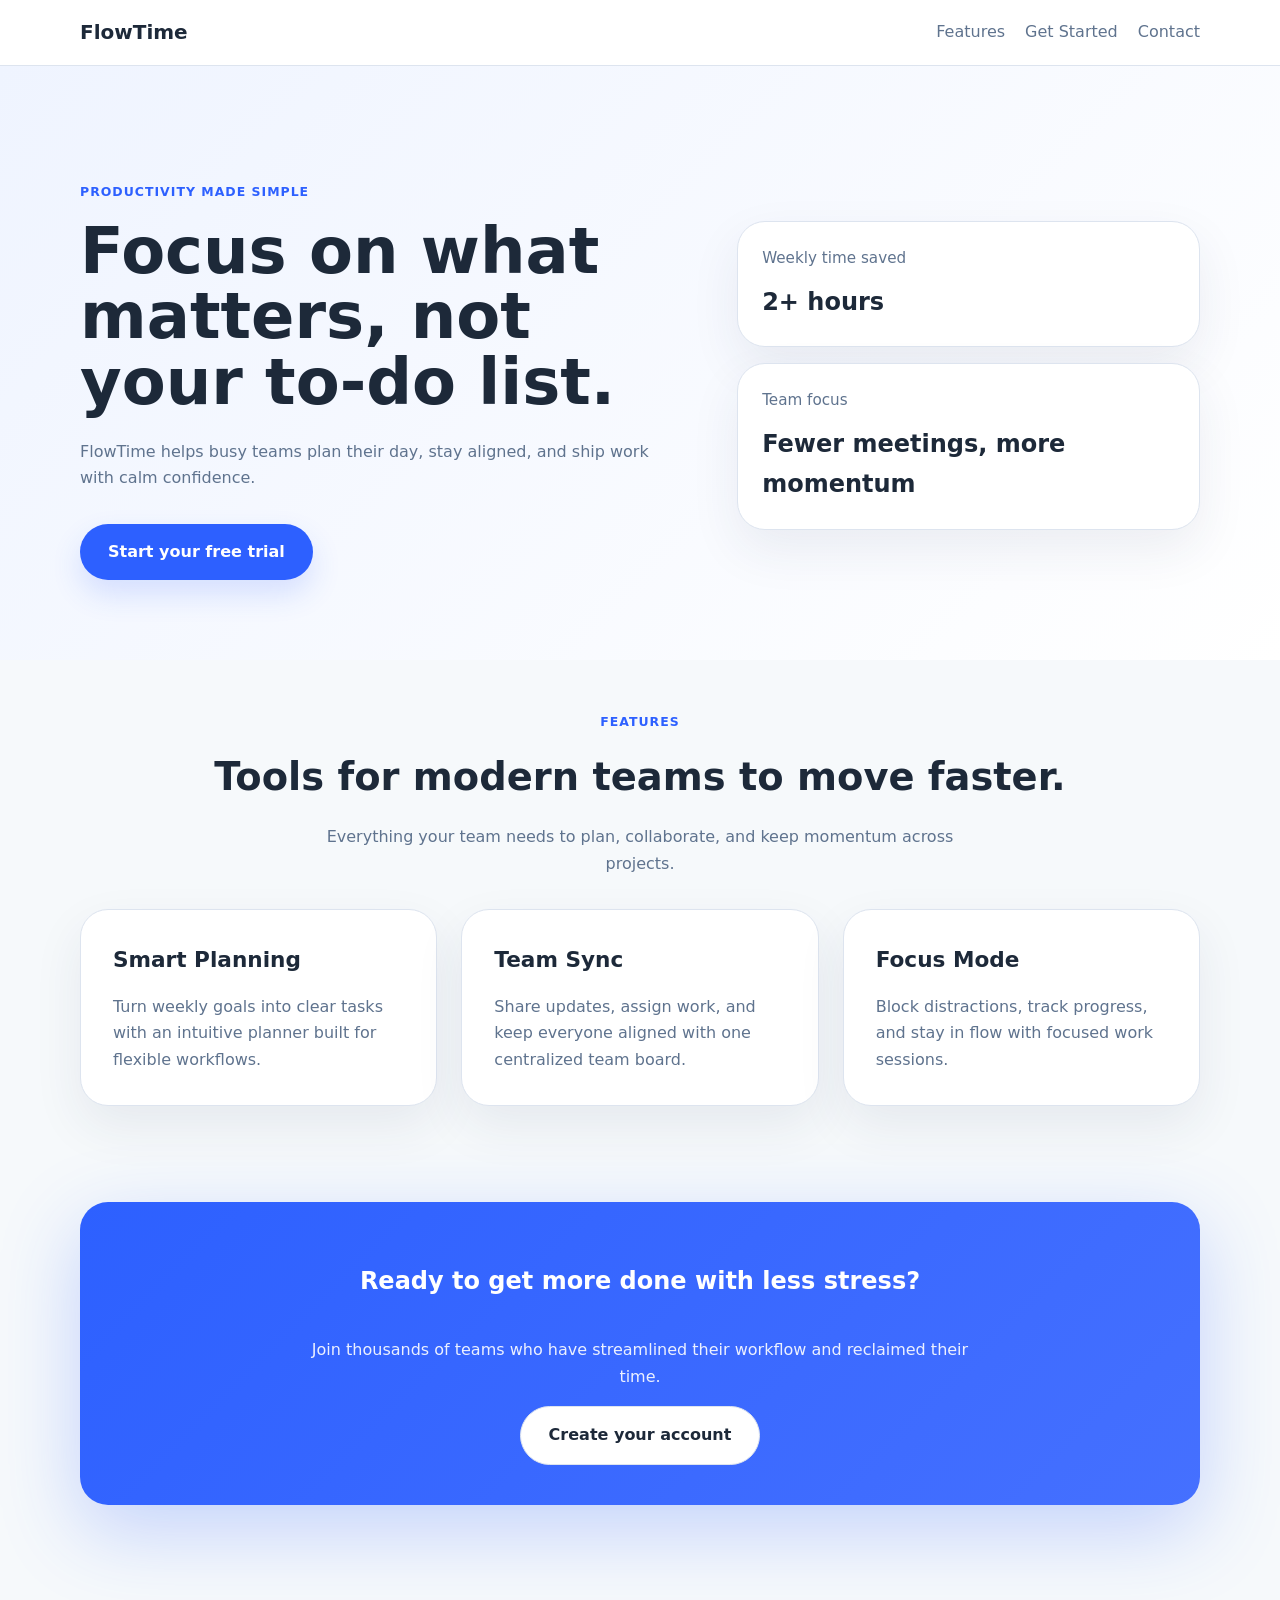
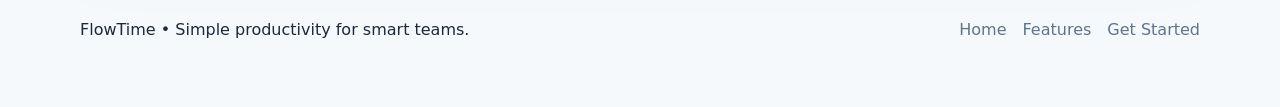
<file: ai-generated-landing-page/index.html>
<!DOCTYPE html>
<html lang="en">
<head>
  <meta charset="UTF-8">
  <meta name="viewport" content="width=device-width, initial-scale=1.0">
  <title>FlowTime — Work smarter, finish faster</title>
  <link rel="stylesheet" href="style.css">
</head>
<body>
  <header class="site-header">
    <div class="container header-inner">
      <a class="brand" href="#hero">FlowTime</a>
      <nav class="nav-links" aria-label="Primary navigation">
        <a href="#features">Features</a>
        <a href="#cta">Get Started</a>
        <a href="#footer">Contact</a>
      </nav>
    </div>
  </header>

  <main>
    <section class="hero" id="hero">
      <div class="container hero-content">
        <div class="hero-copy">
          <p class="eyebrow">Productivity made simple</p>
          <h1>Focus on what matters, not your to-do list.</h1>
          <p class="hero-text">FlowTime helps busy teams plan their day, stay aligned, and ship work with calm confidence.</p>
          <a class="button primary-button" href="#cta">Start your free trial</a>
        </div>
        <aside class="hero-panel" aria-label="Quick app summary">
          <div class="hero-card">
            <p class="hero-card-label">Weekly time saved</p>
            <strong>2+ hours</strong>
          </div>
          <div class="hero-card feature-highlight">
            <p class="hero-card-label">Team focus</p>
            <strong>Fewer meetings, more momentum</strong>
          </div>
        </aside>
      </div>
    </section>

    <section class="features" id="features">
      <div class="container section-header">
        <span class="section-label">Features</span>
        <h2>Tools for modern teams to move faster.</h2>
        <p class="section-subtext">Everything your team needs to plan, collaborate, and keep momentum across projects.</p>
      </div>
      <div class="container features-grid">
        <article class="feature-card">
          <h3>Smart Planning</h3>
          <p>Turn weekly goals into clear tasks with an intuitive planner built for flexible workflows.</p>
        </article>
        <article class="feature-card">
          <h3>Team Sync</h3>
          <p>Share updates, assign work, and keep everyone aligned with one centralized team board.</p>
        </article>
        <article class="feature-card">
          <h3>Focus Mode</h3>
          <p>Block distractions, track progress, and stay in flow with focused work sessions.</p>
        </article>
      </div>
    </section>

    <section class="cta" id="cta">
      <div class="container cta-card">
        <h2>Ready to get more done with less stress?</h2>
        <p>Join thousands of teams who have streamlined their workflow and reclaimed their time.</p>
        <a class="button secondary-button" href="#hero">Create your account</a>
      </div>
    </section>
  </main>

  <footer class="site-footer" id="footer">
    <div class="container footer-inner">
      <p>FlowTime • Simple productivity for smart teams.</p>
      <div class="footer-links">
        <a href="#hero">Home</a>
        <a href="#features">Features</a>
        <a href="#cta">Get Started</a>
      </div>
    </div>
  </footer>
</body>
</html>
</file>
<file: ai-generated-landing-page/style.css>
:root {
  --bg: #f6f9fb;
  --surface: #ffffff;
  --primary: #2d60ff;
  --primary-soft: #e7edff;
  --text: #1d2939;
  --muted: #5f738e;
  --border: #dde4ef;
  --shadow: 0 20px 50px rgba(32, 49, 87, 0.08);
  --radius: 28px;
  --max-width: 1120px;
}

* {
  box-sizing: border-box;
}

html {
  scroll-behavior: smooth;
}

body {
  margin: 0;
  font-family: Inter, system-ui, -apple-system, BlinkMacSystemFont, "Segoe UI", sans-serif;
  background: var(--bg);
  color: var(--text);
  line-height: 1.65;
}

img {
  max-width: 100%;
  display: block;
}

.container {
  width: min(100% - 2rem, var(--max-width));
  margin: 0 auto;
}

.site-header {
  background: rgba(255, 255, 255, 0.92);
  backdrop-filter: blur(12px);
  border-bottom: 1px solid var(--border);
  position: sticky;
  top: 0;
  z-index: 10;
}

.header-inner {
  display: flex;
  align-items: center;
  justify-content: space-between;
  gap: 1rem;
  padding: 1rem 0;
}

.brand {
  font-size: 1.25rem;
  font-weight: 700;
  text-decoration: none;
  color: var(--text);
}

.nav-links {
  display: flex;
  flex-wrap: wrap;
  gap: 1.25rem;
}

.nav-links a {
  color: var(--muted);
  text-decoration: none;
  font-weight: 500;
}

.hero {
  padding: 4.5rem 0 3rem;
  background: linear-gradient(135deg, #eff4ff 0%, #ffffff 100%);
}

.hero-content {
  display: grid;
  grid-template-columns: 1.2fr 0.9fr;
  align-items: center;
  gap: 2.5rem;
  padding: 2rem 0;
}

.hero-copy {
  max-width: 620px;
}

.eyebrow {
  display: inline-block;
  margin-bottom: 1rem;
  color: var(--primary);
  font-weight: 700;
  letter-spacing: 0.08em;
  text-transform: uppercase;
  font-size: 0.78rem;
}

.hero-copy h1 {
  margin: 0;
  font-size: clamp(2.75rem, 5vw, 4.25rem);
  line-height: 1.02;
}

.hero-text {
  margin: 1.5rem 0 2rem;
  color: var(--muted);
  max-width: 36rem;
}

.button {
  display: inline-flex;
  align-items: center;
  justify-content: center;
  padding: 0.95rem 1.75rem;
  border-radius: 999px;
  text-decoration: none;
  font-weight: 700;
  transition: transform 180ms ease, box-shadow 180ms ease, background 180ms ease;
}

.button:hover {
  transform: translateY(-1px);
}

.primary-button {
  background: var(--primary);
  color: #ffffff;
  box-shadow: 0 14px 30px rgba(45, 96, 255, 0.16);
}

.secondary-button {
  background: var(--surface);
  color: var(--text);
  border: 1px solid var(--border);
}

.hero-panel {
  display: grid;
  gap: 1rem;
}

.hero-card {
  padding: 1.5rem;
  background: var(--surface);
  border: 1px solid var(--border);
  border-radius: var(--radius);
  box-shadow: var(--shadow);
}

.hero-card strong {
  display: block;
  margin-top: 0.75rem;
  font-size: 1.5rem;
  color: var(--text);
}

.hero-card-label {
  margin: 0;
  color: var(--muted);
  font-size: 0.95rem;
}

.featured-icon {
  width: 2.5rem;
  height: 2.5rem;
  border-radius: 50%;
  background: var(--primary-soft);
}

.features {
  padding: 3rem 0;
}

.section-header {
  text-align: center;
  margin-bottom: 2rem;
}

.section-label {
  display: inline-block;
  margin-bottom: 0.75rem;
  color: var(--primary);
  font-weight: 700;
  letter-spacing: 0.08em;
  text-transform: uppercase;
  font-size: 0.78rem;
}

.section-header h2 {
  margin: 0;
  font-size: clamp(2rem, 3vw, 2.75rem);
}

.section-subtext {
  margin: 1rem auto 0;
  max-width: 640px;
  color: var(--muted);
}

.features-grid {
  display: grid;
  grid-template-columns: repeat(3, minmax(0, 1fr));
  gap: 1.5rem;
}

.feature-card {
  padding: 2rem;
  background: var(--surface);
  border-radius: var(--radius);
  border: 1px solid var(--border);
  box-shadow: var(--shadow);
}

.feature-card h3 {
  margin-top: 0;
  margin-bottom: 1rem;
  font-size: 1.35rem;
}

.feature-card p {
  margin: 0;
  color: var(--muted);
}

.cta {
  padding: 3rem 0 4rem;
}

.cta-card {
  display: grid;
  place-items: center;
  text-align: center;
  gap: 1rem;
  padding: 2.5rem;
  background: linear-gradient(135deg, #2d60ff 0%, #4570ff 100%);
  color: #ffffff;
  border-radius: var(--radius);
  box-shadow: 0 25px 80px rgba(45, 96, 255, 0.25);
}

.cta-card p {
  max-width: 42rem;
  margin: 0 auto;
  color: rgba(255, 255, 255, 0.9);
}

.site-footer {
  padding: 2rem 0 3rem;
}

.footer-inner {
  display: flex;
  align-items: center;
  justify-content: space-between;
  gap: 1rem;
  flex-wrap: wrap;
}

.footer-links {
  display: flex;
  flex-wrap: wrap;
  gap: 1rem;
}

.footer-links a {
  color: var(--muted);
  text-decoration: none;
}

@media (max-width: 860px) {
  .hero-content {
    grid-template-columns: 1fr;
  }

  .header-inner {
    flex-direction: column;
    align-items: flex-start;
  }

  .nav-links {
    width: 100%;
    justify-content: flex-start;
  }
}

@media (max-width: 720px) {
  .hero {
    padding-top: 3rem;
  }

  .hero-copy h1 {
    font-size: 2.5rem;
  }

  .features-grid {
    grid-template-columns: 1fr;
  }

  .cta-card {
    padding: 2rem;
  }
}
</file>
